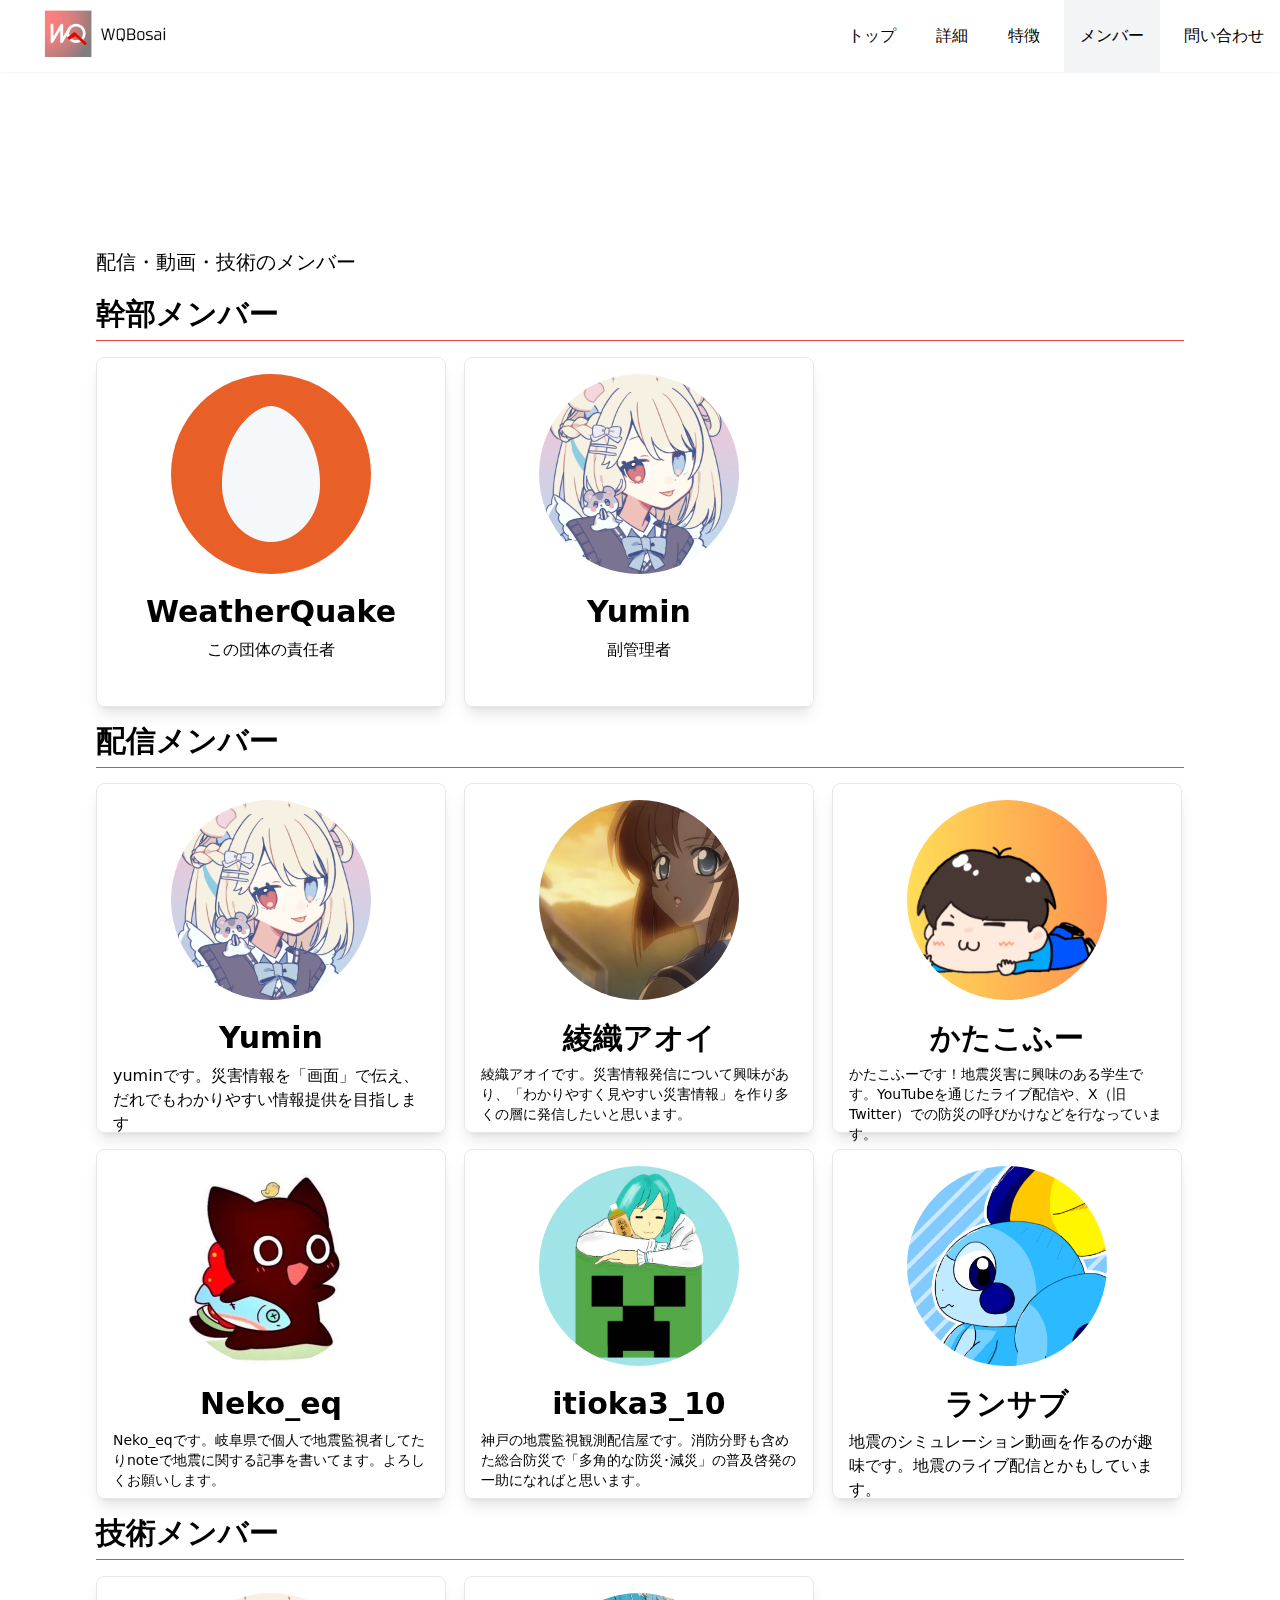
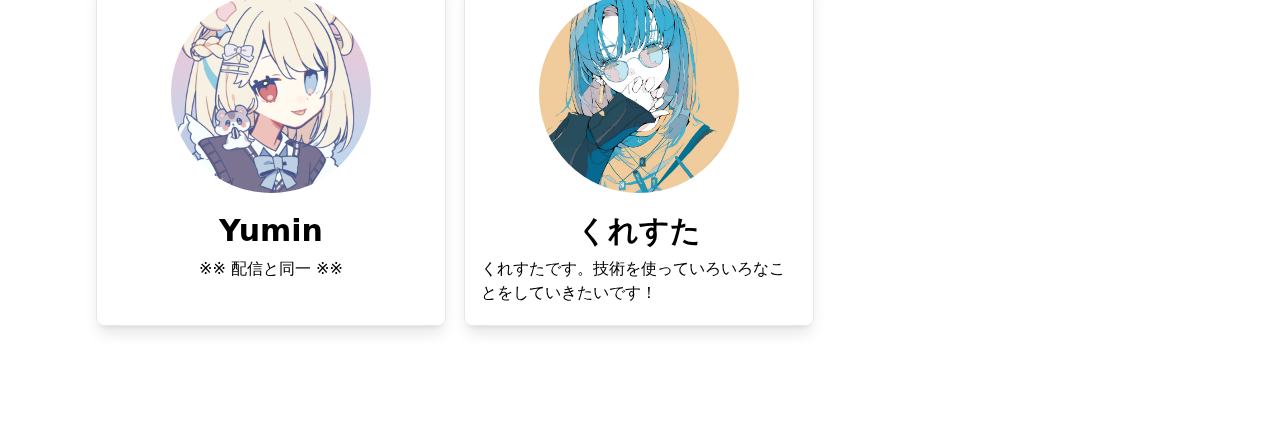
<file: index.html>
<!DOCTYPE html>
<html lang="en">
    <head>
        <meta charset="UTF-8">
        <meta name="viewport" content="width=device-width, initial-scale=1.0">
        <title> WQBosai | Member </title>
        <link href="./output.css" rel="stylesheet"> 
        <script type="text/javascript" src="/js/navbar.js"></script>
    </head>
    <body>
        <header class="flex flex-row min-w-full h-[4.5rem] justify-between shadow-sm w-full">
            <div class="flex ">
                <a href="./index.html">
                    <img src="/images/head-logo.png" alt="WQBosai" class="h-full">
                </a>
            </div>
            <div class="flex-row hidden sm:flex gap-2">
                <a href="./index.html" class="flex items-center px-4 h-full hover:bg-gray-100">トップ</a>
                <a href="./about.html" class="flex items-center px-4 h-full hover:bg-gray-100">詳細</a>
                <a href="./member.html" class="flex items-center px-4 h-full hover:bg-gray-100">特徴</a>
                <a href="#" class="flex items-center px-4 h-full bg-gray-100">メンバー</a>
                <a href="./contact.html" class="flex items-center px-4 h-full hover:bg-gray-100">問い合わせ</a>
            </div>
            <div class="flex-row sm:hidden flex gap-2 items-center">
                <button class="navbtn h-[60px] w-[60px] p-[12px] items-center"> 三 </button>
            </div>
        </header>
        <div class="sm:hidden sidemenu fixed top-[4.5rem] left-0 w-full h-full bg-white z-[99] flex flex-col nav-close transition-all duration-300 ease-in-out">
            <a class="navcolum w-full text-center py-4 border-t border-gray-100 text-xl" href="./index.html">
                トップ
            </a>
            <a class="navcolum w-full text-center py-4 border-t border-gray-100 text-xl" href="./about.html">
                詳細
            </a>
            <a class="navcolum w-full text-center py-4 border-t border-gray-100 text-xl" href="./about.html">
                特徴
            </a>
            <a class="navcolum w-full text-center py-4 border-t border-gray-100 text-xl bg-gray-100" href="#">
                メンバー
            </a>
            <a class="navcolum w-full text-center py-4 border-t border-b border-gray-100 text-xl" href="./contact.html">
                問い合わせ
            </a>
        </div>
        <div class="flex flex-col w-full min-h-svh p-6 sm:p-12 lg:p-24 transform-gpu transition-all">
            <div class="text-4xl font-bold bg-clip-text animate-text py-5 transform-gpu text-transparent bg-animate-text">Members</div>
            <p class="text-xl"> 配信・動画・技術のメンバー </p>
            <div class="w-full min-h-full flex flex-col gap-4 mt-5">
                <div class="flex flex-col w-full gap-4">
                    <h1 class="text-3xl font-semibold"> 幹部メンバー </h1>
                    <div class="h-[0.5px] bg-red-500 w-full -mt-2"></div>
                    <div class="grid grid-automodify gap-4">
                        <div class="flex flex-col w-full sm:w-[350px] rounded-lg shadow-lg border border-gray-200 p-4 h-[350px] justify-center items-center gap-4">
                            <div class="w-[200px] h-[200px] rounded-full object-cover bg-center" style="background-image: url(/images/icons/wq.png); background-size: 100%; "></div>  
                            <div class="w-full h-[100px] flex flex-col gap-2  items-center">
                                <div class="w-full h-[40px] p-1 text-center text-3xl items-center font-semibold  rounded-lg"> WeatherQuake </div>
                                <div class="w-full rounded-lg text-center"> この団体の責任者 </div>
                            </div>
                        </div>
                        <div class="flex flex-col w-full sm:w-[350px] rounded-lg shadow-lg border border-gray-200 p-4 h-[350px] justify-center items-center gap-4">
                            <div class="w-[200px] h-[200px] rounded-full object-cover bg-center" style="background-image: url(/images/icons/yumi_nyan.webp); background-size: 100%; "></div>  
                            <div class="w-full h-[100px] flex flex-col gap-2  items-center">
                                <div class="w-full h-[40px] p-1 text-center text-3xl items-center font-semibold  rounded-lg"> Yumin </div>
                                <div class="w-full rounded-lg text-center"> 副管理者 </div>
                            </div>
                        </div>
                    </div>
                </div>
                <div class="flex flex-col w-full gap-4">
                    <h1 class="text-3xl font-semibold"> 配信メンバー </h1>
                    <div class="h-[0.5px] bg-red-500 w-full -mt-2"></div>
                    <div class="grid grid-automodify gap-4">
                        <div class="flex flex-col w-full sm:w-[350px] rounded-lg shadow-lg border border-gray-200 p-4 h-[350px] justify-center items-center gap-4">
                            <div class="w-[200px] h-[200px] rounded-full object-cover bg-center" style="background-image: url(/images/icons/yumi_nyan.webp); background-size: 100%; "></div>  
                            <div class="w-full h-[100px] flex flex-col gap-2  items-center">
                                <div class="w-full h-[40px] p-1 text-center text-3xl items-center font-semibold  rounded-lg"> Yumin </div>
                                <div class="w-full rounded-lg"> yuminです。災害情報を「画面」で伝え、だれでもわかりやすい情報提供を目指します</div>
                            </div>
                        </div>
                        <div class="flex flex-col w-full sm:w-[350px] rounded-lg shadow-lg border border-gray-200 p-4 h-[350px] justify-center items-center gap-4">
                            <div class="w-[200px] h-[200px] rounded-full object-cover bg-center" style="background-image: url(/images/icons/aoi.webp); background-size: 100%; "></div>  
                            <div class="w-full h-[100px] flex flex-col gap-2  items-center">
                                <div class="w-full h-[40px] p-1 text-center text-3xl items-center font-semibold  rounded-lg"> 綾織アオイ </div>
                                <div class="w-full rounded-lg text-sm"> 綾織アオイです。災害情報発信について興味があり、「わかりやすく見やすい災害情報」を作り多くの層に発信したいと思います。</div>
                            </div>
                        </div>
                        <div class="flex flex-col w-full sm:w-[350px] rounded-lg shadow-lg border border-gray-200 p-4 h-[350px] justify-center items-center gap-4">
                            <div class="w-[200px] h-[200px] rounded-full object-cover bg-center" style="background-image: url(/images/icons/katakofu.webp); background-size: 100%; "></div>  
                            <div class="w-full h-[100px] flex flex-col gap-2  items-center">
                                <div class="w-full h-[40px] p-1 text-center text-3xl items-center font-semibold  rounded-lg"> かたこふー </div>
                                <div class="w-full rounded-lg text-sm"> かたこふーです！地震災害に興味のある学生です。YouTubeを通じたライブ配信や、X（旧Twitter）での防災の呼びかけなどを行なっています。 </div>
                            </div>
                        </div>
                        <div class="flex flex-col w-full sm:w-[350px] rounded-lg shadow-lg border border-gray-200 p-4 h-[350px] justify-center items-center gap-4">
                            <div class="w-[200px] h-[200px] rounded-full object-cover bg-center" style="background-image: url(/images/icons/nekoeq.webp); background-size: 100%; "></div>  
                            <div class="w-full h-[100px] flex flex-col gap-2  items-center">
                                <div class="w-full h-[40px] p-1 text-center text-3xl items-center font-semibold  rounded-lg"> Neko_eq </div>
                                <div class="w-full rounded-lg text-sm"> Neko_eqです。岐阜県で個人で地震監視者してたりnoteで地震に関する記事を書いてます。よろしくお願いします。</div>
                            </div>
                        </div>
                        <div class="flex flex-col w-full sm:w-[350px] rounded-lg shadow-lg border border-gray-200 p-4 h-[350px] justify-center items-center gap-4">
                            <div class="w-[200px] h-[200px] rounded-full object-cover bg-center" style="background-image: url(/images/icons/ichioka.webp); background-size: 100%; "></div>  
                            <div class="w-full h-[100px] flex flex-col gap-2  items-center">
                                <div class="w-full h-[40px] p-1 text-center text-3xl items-center font-semibold  rounded-lg"> itioka3_10 </div>
                                <div class="w-full rounded-lg text-sm"> 神戸の地震監視観測配信屋です。消防分野も含めた総合防災で「多角的な防災･減災」の普及啓発の一助になればと思います。</div>
                            </div>
                        </div>
                        <div class="flex flex-col w-full sm:w-[350px] rounded-lg shadow-lg border border-gray-200 p-4 h-[350px] justify-center items-center gap-4">
                            <div class="w-[200px] h-[200px] rounded-full object-cover bg-center" style="background-image: url(/images/icons/ransub.webp); background-size: 100%; "></div>  
                            <div class="w-full h-[100px] flex flex-col gap-2  items-center">
                                <div class="w-full h-[40px] p-1 text-center text-3xl items-center font-semibold  rounded-lg"> ランサブ </div>
                                <div class="w-full rounded-lg"> 地震のシミュレーション動画を作るのが趣味です。地震のライブ配信とかもしています。</div>
                            </div>
                        </div>
                    </div>
                </div>
                <div class="flex flex-col w-full gap-4">
                    <h1 class="text-3xl font-semibold"> 技術メンバー </h1>
                    <div class="h-[0.5px] bg-red-500 w-full -mt-2"></div>
                    <div class="grid grid-automodify gap-4">
                        <div class="flex flex-col w-full sm:w-[350px] rounded-lg shadow-lg border border-gray-200 p-4 h-[350px] justify-center items-center gap-4">
                            <div class="w-[200px] h-[200px] rounded-full object-cover bg-center" style="background-image: url(/images/icons/yumi_nyan.webp); background-size: 100%; "></div>  
                            <div class="w-full h-[100px] flex flex-col gap-2  items-center">
                                <div class="w-full h-[40px] p-1 text-center text-3xl items-center font-semibold  rounded-lg"> Yumin </div>
                                <div class="w-full rounded-lg text-center"> ※※ 配信と同一 ※※</div>
                            </div>
                        </div>
                        <div class="flex flex-col w-full sm:w-[350px] rounded-lg shadow-lg border border-gray-200 p-4 h-[350px] justify-center items-center gap-4">
                            <div class="w-[200px] h-[200px] rounded-full object-cover bg-center" style="background-image: url(/images/icons/kuresuta.jpg); background-size: 100%; "></div>  
                            <div class="w-full h-[100px] flex flex-col gap-2  items-center">
                                <div class="w-full h-[40px] p-1 text-center text-3xl items-center font-semibold  rounded-lg"> くれすた </div>
                                <div class="w-full rounded-lg"> くれすたです。技術を使っていろいろなことをしていきたいです！</div>
                            </div>
                        </div>
                    </div>
                </div>
            </div>
        </div>
    </body>
</html>
</file>
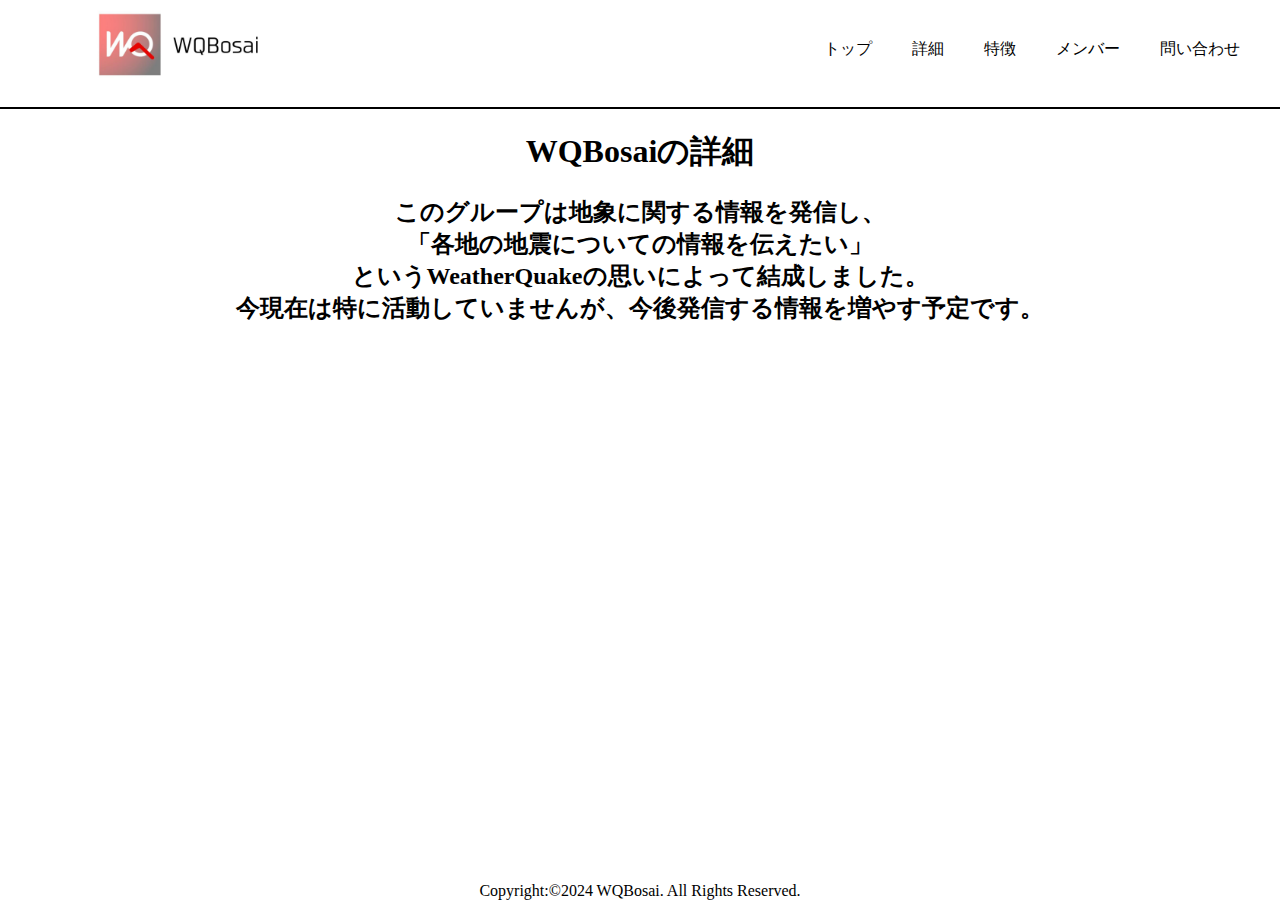
<file: about.html>
<!DOCTYPE html>
<html lang="ja">
<head>
    <meta charset="UTF-8">
    <meta name="viewport" content="width=device-width, initial-scale=1.0">
    <title>WQBosai|詳細</title>
    <link rel="stylesheet" href="styles/style.css">
    <link rel="stylesheet" href="styles/header.css">
    <link rel="icon" href="img/logo.png">

    <meta property="og:url" content="https://www.wqg.news" />
    <meta property="og:type" content="website" />
    <meta property="og:title" content="WQBosai" />
    <meta property="og:description" content="詳細" />
    <meta property="og:site_name" content="WQBosai公式サイト" />
    <meta property="og:image" content="https://www.wqg.news/img/logo.png" />
    <meta name="twitter:card" content="summary" />
    <meta name="twitter:site" content="@WQBosai" />
</head>
<body>
    <header>
        <div class="header">
            <a href="index.html">
                <img src="img/head-logo.png" width="285" height="95">
            </a>
            <nav class="header-nav">
                <ul>
                    <li>
                        <a href="index.html">トップ</a>
                    </li>
                    <li>
                        <a href="about.html">詳細</a>
                    </li>
                    <li>
                        <a href="feature.html">特徴</a>
                    </li>
					<li>
						<a href="member.html">メンバー</a>
					</li>
					<li>
						<a href="contact.html">問い合わせ</a>
					</li>
                </ul>
            </nav>
        </div>
    </header>
	<div class="sp-header">
		<div class="header_contents">
			<a href="index.html">
				<img src="img/head-logo.png" width="285" height="95">
			</a>
			<div class="responsive_btn">
			  <div class="menu_line"></div>
			  <div class="menu_line"></div>
			  <div class="menu_line"></div>
			</div>
			<nav class="header_nav">
			  <ul class="header_nav_lists">
                <li>
                    <a href="index.html">トップ</a>
                </li>
                <li>
                    <a href="about.html">詳細</a>
                </li>
                <li>
                    <a href="feature.html">特徴</a>
                </li>
                <li>
                    <a href="member/index.html">メンバー</a>
                </li>
                <li>
                    <a href="contact.html">問い合わせ</a>
                </li>
			  </ul>
			</nav>
		</div>
    </div>
    <hr color="#000000">
    <div style="text-align: center;">
        <h1>WQBosaiの詳細</h1>
        <h2>このグループは<br class="none">地象に関する情報を発信し、<br><span class="block inb">「</span>各地の地震についての情報を伝えたい<span class="block inb">」</span><br>という<a href="https://x.com/weatherQuake/" target="_blank">WeatherQuake</a>の<br class="none">思いによって結成しました。<br>今現在は特に活動していませんが、<br class="none">今後発信する情報を増やす予定です。</h2>
    </div>
    <footer>
        Copyright:&copy;2024 <a href="index.html">WQBosai</a>. All Rights Reserved.
    </footer>
    <script src="script.js"></script>
</body>
</html>
</file>
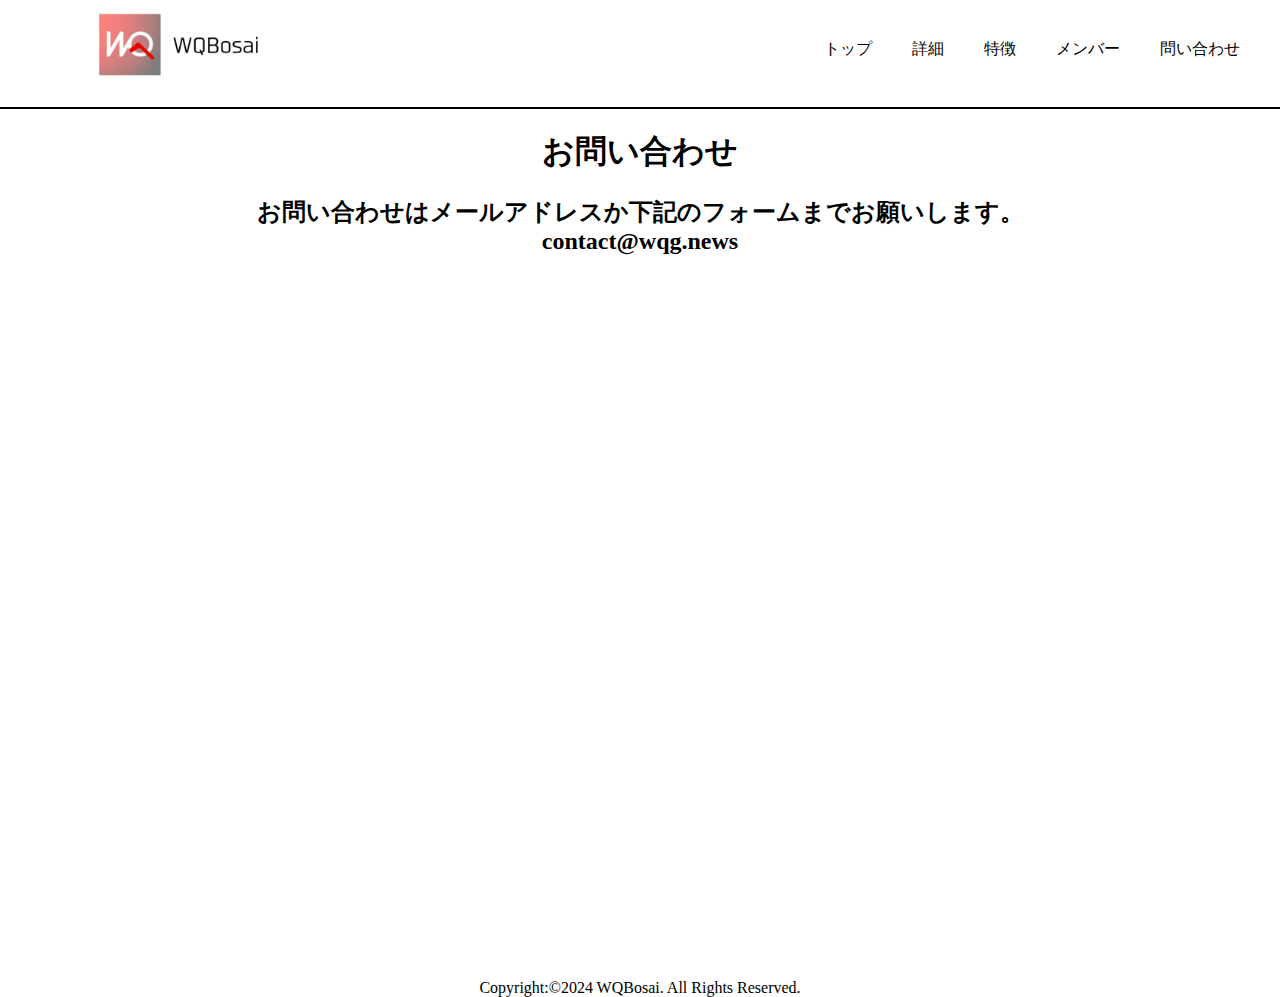
<file: contact.html>
<!DOCTYPE html>
<html lang="ja">
<head>
    <meta charset="UTF-8">
    <meta name="viewport" content="width=device-width, initial-scale=1.0">
    <title>WQBosai|問い合わせ</title>
    <link rel="stylesheet" href="styles/style.css">
    <link rel="stylesheet" href="styles/header.css">
    <link rel="icon" href="img/logo.png">

    <meta property="og:url" content="https://www.wqg.news" />
    <meta property="og:type" content="website" />
    <meta property="og:title" content="WQBosai" />
    <meta property="og:description" content="問い合わせ" />
    <meta property="og:site_name" content="WQBosai公式サイト" />
    <meta property="og:image" content="https://wqg.news/img/logo.png" />
    <meta name="twitter:card" content="summary" />
    <meta name="twitter:site" content="@WQBosai" />
</head>
<body>
    <header>
        <div class="header">
            <a href="index.html">
                <img src="img/head-logo.png" width="285" height="95">
            </a>
            <nav class="header-nav">
                <ul>
                    <li>
                        <a href="index.html">トップ</a>
                    </li>
                    <li>
                        <a href="about.html">詳細</a>
                    </li>
                    <li>
                        <a href="feature.html">特徴</a>
                    </li>
					<li>
						<a href="member.html">メンバー</a>
					</li>
					<li>
						<a href="contact.html">問い合わせ</a>
					</li>
                </ul>
            </nav>
        </div>
    </header>
	<div class="sp-header">
		<div class="header_contents">
			<a href="index.html">
				<img src="img/head-logo.png" width="285" height="95">
			</a>
			<div class="responsive_btn">
			  <div class="menu_line"></div>
			  <div class="menu_line"></div>
			  <div class="menu_line"></div>
			</div>
			<nav class="header_nav">
			  <ul class="header_nav_lists">
                <li>
                    <a href="index.html">トップ</a>
                </li>
                <li>
                    <a href="about.html">詳細</a>
                </li>
                <li>
                    <a href="feature.html">特徴</a>
                </li>
                <li>
                    <a href="member/index.html">メンバー</a>
                </li>
                <li>
                    <a href="contact.html">問い合わせ</a>
                </li>
			  </ul>
			</nav>
		</div>
    </div>
    <hr color="#000000">
    <div style="text-align: center;">
        <h1>お問い合わせ</h1>
        <h2>お問い合わせは<a href="mailto:contact@wqg.news" target="_blank">メールアドレス</a>か下記の<a href="">フォーム</a>までお願いします。<br><a href="mailto:contact@wqg.news" target="_blank">contact@wqg.news</a></h2>
        <iframe src="https://docs.google.com/forms/d/e/1FAIpQLSfD6zfLUbJjwD_5lk_N1h9S4aBsYAbpVNBUHwfeMY0yWtN-aA/viewform?embedded=true" width="640" height="700" frameborder="0" marginheight="0" marginwidth="0">読み込んでいます…</iframe>
    </div>
        <p class="footer">Copyright:&copy;2024 <a href="index.html">WQBosai</a>. All Rights Reserved.</p>
    <script src="script.js"></script>
</body>
</html>
</file>
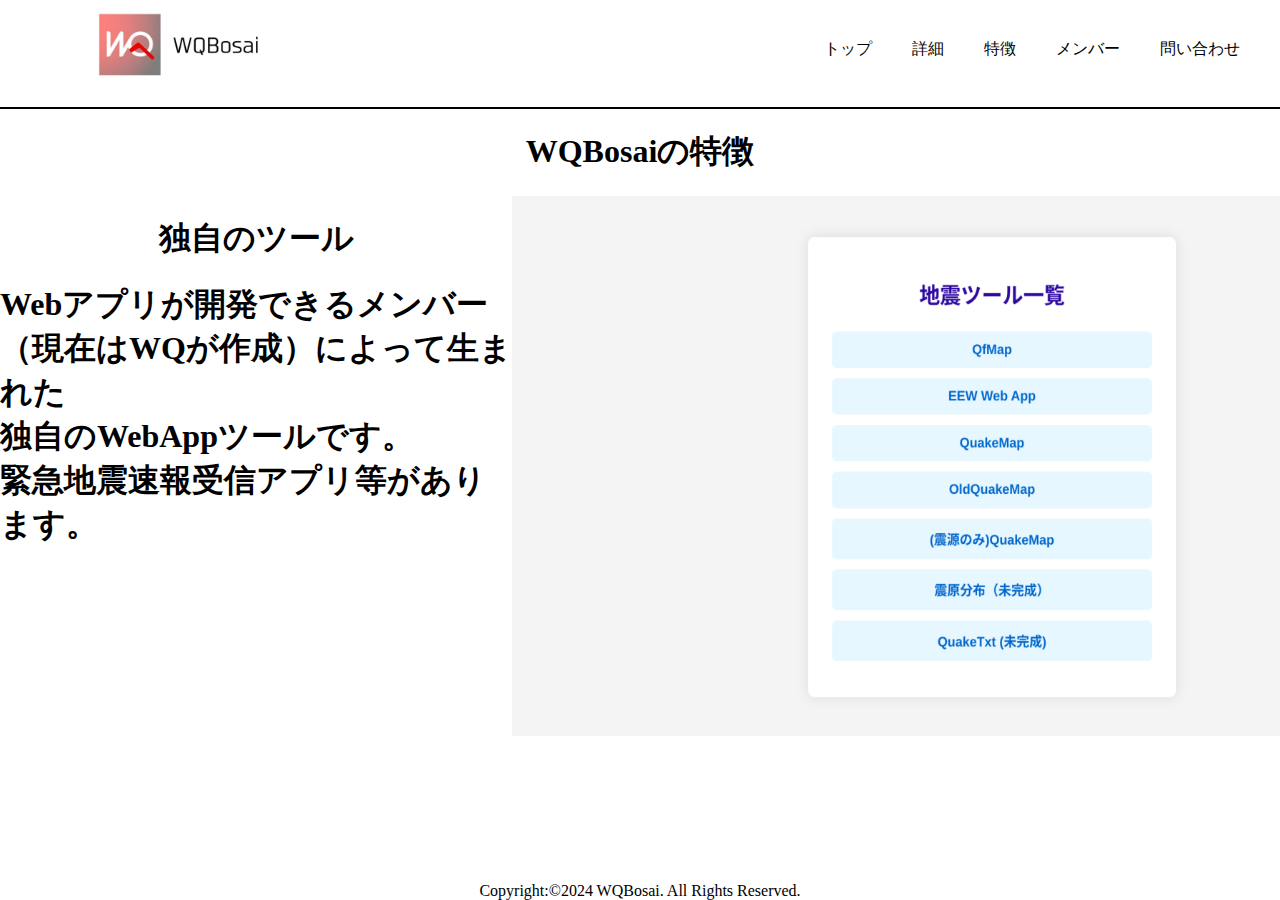
<file: feature.html>
<!DOCTYPE html>
<html lang="ja">
<head>
    <meta charset="UTF-8">
    <meta name="viewport" content="width=device-width, initial-scale=1.0">
    <title>WQBosai|特徴</title>
    <link rel="stylesheet" href="styles/style.css">
    <link rel="stylesheet" href="styles/header.css">
    <link rel="icon" href="img/logo.png">

    <meta property="og:url" content="https://www.wqg.news" />
    <meta property="og:type" content="website" />
    <meta property="og:title" content="WQBosai" />
    <meta property="og:description" content="特徴" />
    <meta property="og:site_name" content="WQBosai公式サイト" />
    <meta property="og:image" content="https://wqg.news/img/logo.png" />
    <meta name="twitter:card" content="summary" />
    <meta name="twitter:site" content="@WQBosai" />
</head>
<body>
    <header>
        <div class="header">
            <a href="index.html">
                <img src="img/head-logo.png" width="285" height="95">
            </a>
            <nav class="header-nav">
                <ul>
                    <li>
                        <a href="index.html">トップ</a>
                    </li>
                    <li>
                        <a href="about.html">詳細</a>
                    </li>
                    <li>
                        <a href="feature.html">特徴</a>
                    </li>
					<li>
						<a href="member/index.html">メンバー</a>
					</li>
					<li>
						<a href="contact.html">問い合わせ</a>
					</li>
                </ul>
            </nav>
        </div>
    </header>
	<div class="sp-header">
		<div class="header_contents">
			<a href="index.html">
				<img src="img/head-logo.png" width="285" height="95">
			</a>
			<div class="responsive_btn">
			  <div class="menu_line"></div>
			  <div class="menu_line"></div>
			  <div class="menu_line"></div>
			</div>
			<nav class="header_nav">
			  <ul class="header_nav_lists">
                <li>
                    <a href="index.html">トップ</a>
                </li>
                <li>
                    <a href="about.html">詳細</a>
                </li>
                <li>
                    <a href="feature.html">特徴</a>
                </li>
                <li>
                    <a href="member/index.html">メンバー</a>
                </li>
                <li>
                    <a href="contact.html">問い合わせ</a>
                </li>
			  </ul>
			</nav>
		</div>
    </div>
    <hr color="#000000">
    <div class="main">
        <h1 style="text-align: center;">WQBosaiの特徴</h1>
        <div class="tool">
            <div>
                <h1 style="text-align: center;">独自のツール</h1>
                <h1>Webアプリが開発できるメンバー<br>（現在はWQが作成）によって生まれた<br>独自のWebAppツールです。<br>緊急地震速報受信アプリ等があります。</h1>
            </div>
            <div>
                <img src="img/QuakeTool.png" width="960" height="540">
            </div>
        </div>
    </div>
    <footer>
        Copyright:&copy;2024 <a href="index.html">WQBosai</a>. All Rights Reserved.
    </footer>
    <script src="script.js"></script>
</body>
</html>
</file>
<file: styles/style.css>
body,html{
    width: 100%;
    height: 100%;
    margin: 0;
    padding: 0;
}
header{
    background-color: #ffffff;
    width: 100%;
    margin: 0;
    padding: 0 40px;
    box-sizing: border-box;
}
a{
    text-decoration: none;
    color: #000000;
}
a:hover {
    text-decoration: underline; 
}
.header{
    margin: 0;
    display: flex;
    align-items: center;
}
.header-nav {
    margin-left: auto;
}
header ul{
    display: flex;
}
header li {
    list-style-type: none;
}
header li + li {
    margin-left: 40px;
}
.sp-header{
    display: none;
    width: 100%;
    background-color: #ffffff;
}
.btn{
    background-color: #00ffff;
    padding: 8px 16px;
    text-align: center;
}
.notice{
    width: 80%;
    margin: 0 auto;
}
ul{
	padding: 0;
	list-style: none;
}
#page_top{
    width: 50px;
    height: 50px;
    position: fixed;
    right: 0;
    bottom: 0;
    background: #ffffff;
    opacity: 0.6;
    border-radius: 50%;
  }
  #page_top a{
    position: relative;
    display: block;
    width: 50px;
    height: 50px;
    text-decoration: none;
  }
  #page_top a::before{
    font-family: 'Font Awesome 5 Free';
    font-weight: 900;
    content: '\f106';
    font-size: 25px;
    color: #000000;
    position: absolute;
    width: 25px;
    height: 25px;
    top: -5px;
    bottom: 0;
    right: 0;
    left: 0;
    margin: auto;
    text-align: center;
  }
.none{
    display: none;
}
.block{
    display: block;
}
.inb{
    display: inline-block;
}
.tool{
    display: flex;
    margin: 0 auto;
}
.tool div{
    width: 60%;
    margin: 0 auto;
}
footer{
    position: absolute;
    bottom: 0;
    width: 100%;
    background-color: #ffffff;
    text-align: center;
    margin: 0;
}
.footer{
    width: 100%;
    background-color: #ffffff;
    text-align: center;
    margin: 0;
}
@media (max-width:430px){
    .header,.block,.tool img{
        display: none;
    }
    .sp-header,.none,.tool{
        display: block;
    }
    .sp-header{
        width: 100%;
        background-color: #ffffff;
    }
    .notice h1{
        text-align: center;
    }
    .tool div{
        width: 100%;
        margin: 0 auto;
    }
    iframe{
        width: 100%;
        height: 1000px;
    }
}
</file>
<file: styles/header.css>
.header_bg {
    background: #323232;
    width: 100%;
    height: 80px;
  }
  
  .header_contents {
    width: 100%;
    max-width: 1024px;
    height: 100%;
    margin: 0 auto;
    display: flex;
    justify-content: space-between;
    align-items: center;
  }
  
  .header_contents h1 {
    font-size: 22px;
    margin: 0 0 0 40px;
  }
  
  .header_nav_lists {
    display: flex;
  }
  
  .header_nav_lists li {
    margin: 0 40px 0 0;
  }
  
  .nav_link {
    font-size: 18px;
  }
  
  /* Responsive menu button */
  .responsive_btn {
    display: none;
    flex-direction: column;
    align-items: center;
    justify-content: center;
    width: 32px;
    height: 32px;
    margin: 0 40px 0 0;
    cursor: pointer;
    position: relative;
    z-index: 9999;
  }
  
  .menu_line {
    background: #000000;
    border-radius: 5px;
    width: 100%;
    height: 5px;
    margin: 4px 0;
  }
  
  /* Responsive style */
  @media screen and (max-width: 768px) {
    .responsive_btn {
      display: flex;
    }
  
    .header_bg {
      position: relative;
    }
  
    .header_nav {
      display: fixed;
      background: #ffffff;
      width: 100%;
      height: 100vh;
      padding: 80px 0 0 0;
      position: fixed;
      top: 0;
      right: -100%;
      transition: .5s;
      z-index: 9998;
    }
  
    .header_nav_lists {
      display: block;
      text-align: center;
    }
  
    .header_nav_lists li {
      margin: 0 0 40px;
      text-align: center;
    }
  
    .nav_link {
      font-size: 20px;
    }
  }
  
  /* js function "menuToggle" starting only */
  .menu_active {
    right: 0;
  }
</file>
<file: output.css>
/*
! tailwindcss v3.4.10 | MIT License | https://tailwindcss.com
*/

/*
1. Prevent padding and border from affecting element width. (https://github.com/mozdevs/cssremedy/issues/4)
2. Allow adding a border to an element by just adding a border-width. (https://github.com/tailwindcss/tailwindcss/pull/116)
*/

*,
::before,
::after {
  box-sizing: border-box;
  /* 1 */
  border-width: 0;
  /* 2 */
  border-style: solid;
  /* 2 */
  border-color: #e5e7eb;
  /* 2 */
}

::before,
::after {
  --tw-content: '';
}

/*
1. Use a consistent sensible line-height in all browsers.
2. Prevent adjustments of font size after orientation changes in iOS.
3. Use a more readable tab size.
4. Use the user's configured `sans` font-family by default.
5. Use the user's configured `sans` font-feature-settings by default.
6. Use the user's configured `sans` font-variation-settings by default.
7. Disable tap highlights on iOS
*/

html,
:host {
  line-height: 1.5;
  /* 1 */
  -webkit-text-size-adjust: 100%;
  /* 2 */
  -moz-tab-size: 4;
  /* 3 */
  -o-tab-size: 4;
     tab-size: 4;
  /* 3 */
  font-family: ui-sans-serif, system-ui, sans-serif, "Apple Color Emoji", "Segoe UI Emoji", "Segoe UI Symbol", "Noto Color Emoji";
  /* 4 */
  font-feature-settings: normal;
  /* 5 */
  font-variation-settings: normal;
  /* 6 */
  -webkit-tap-highlight-color: transparent;
  /* 7 */
}

/*
1. Remove the margin in all browsers.
2. Inherit line-height from `html` so users can set them as a class directly on the `html` element.
*/

body {
  margin: 0;
  /* 1 */
  line-height: inherit;
  /* 2 */
}

/*
1. Add the correct height in Firefox.
2. Correct the inheritance of border color in Firefox. (https://bugzilla.mozilla.org/show_bug.cgi?id=190655)
3. Ensure horizontal rules are visible by default.
*/

hr {
  height: 0;
  /* 1 */
  color: inherit;
  /* 2 */
  border-top-width: 1px;
  /* 3 */
}

/*
Add the correct text decoration in Chrome, Edge, and Safari.
*/

abbr:where([title]) {
  -webkit-text-decoration: underline dotted;
          text-decoration: underline dotted;
}

/*
Remove the default font size and weight for headings.
*/

h1,
h2,
h3,
h4,
h5,
h6 {
  font-size: inherit;
  font-weight: inherit;
}

/*
Reset links to optimize for opt-in styling instead of opt-out.
*/

a {
  color: inherit;
  text-decoration: inherit;
}

/*
Add the correct font weight in Edge and Safari.
*/

b,
strong {
  font-weight: bolder;
}

/*
1. Use the user's configured `mono` font-family by default.
2. Use the user's configured `mono` font-feature-settings by default.
3. Use the user's configured `mono` font-variation-settings by default.
4. Correct the odd `em` font sizing in all browsers.
*/

code,
kbd,
samp,
pre {
  font-family: ui-monospace, SFMono-Regular, Menlo, Monaco, Consolas, "Liberation Mono", "Courier New", monospace;
  /* 1 */
  font-feature-settings: normal;
  /* 2 */
  font-variation-settings: normal;
  /* 3 */
  font-size: 1em;
  /* 4 */
}

/*
Add the correct font size in all browsers.
*/

small {
  font-size: 80%;
}

/*
Prevent `sub` and `sup` elements from affecting the line height in all browsers.
*/

sub,
sup {
  font-size: 75%;
  line-height: 0;
  position: relative;
  vertical-align: baseline;
}

sub {
  bottom: -0.25em;
}

sup {
  top: -0.5em;
}

/*
1. Remove text indentation from table contents in Chrome and Safari. (https://bugs.chromium.org/p/chromium/issues/detail?id=999088, https://bugs.webkit.org/show_bug.cgi?id=201297)
2. Correct table border color inheritance in all Chrome and Safari. (https://bugs.chromium.org/p/chromium/issues/detail?id=935729, https://bugs.webkit.org/show_bug.cgi?id=195016)
3. Remove gaps between table borders by default.
*/

table {
  text-indent: 0;
  /* 1 */
  border-color: inherit;
  /* 2 */
  border-collapse: collapse;
  /* 3 */
}

/*
1. Change the font styles in all browsers.
2. Remove the margin in Firefox and Safari.
3. Remove default padding in all browsers.
*/

button,
input,
optgroup,
select,
textarea {
  font-family: inherit;
  /* 1 */
  font-feature-settings: inherit;
  /* 1 */
  font-variation-settings: inherit;
  /* 1 */
  font-size: 100%;
  /* 1 */
  font-weight: inherit;
  /* 1 */
  line-height: inherit;
  /* 1 */
  letter-spacing: inherit;
  /* 1 */
  color: inherit;
  /* 1 */
  margin: 0;
  /* 2 */
  padding: 0;
  /* 3 */
}

/*
Remove the inheritance of text transform in Edge and Firefox.
*/

button,
select {
  text-transform: none;
}

/*
1. Correct the inability to style clickable types in iOS and Safari.
2. Remove default button styles.
*/

button,
input:where([type='button']),
input:where([type='reset']),
input:where([type='submit']) {
  -webkit-appearance: button;
  /* 1 */
  background-color: transparent;
  /* 2 */
  background-image: none;
  /* 2 */
}

/*
Use the modern Firefox focus style for all focusable elements.
*/

:-moz-focusring {
  outline: auto;
}

/*
Remove the additional `:invalid` styles in Firefox. (https://github.com/mozilla/gecko-dev/blob/2f9eacd9d3d995c937b4251a5557d95d494c9be1/layout/style/res/forms.css#L728-L737)
*/

:-moz-ui-invalid {
  box-shadow: none;
}

/*
Add the correct vertical alignment in Chrome and Firefox.
*/

progress {
  vertical-align: baseline;
}

/*
Correct the cursor style of increment and decrement buttons in Safari.
*/

::-webkit-inner-spin-button,
::-webkit-outer-spin-button {
  height: auto;
}

/*
1. Correct the odd appearance in Chrome and Safari.
2. Correct the outline style in Safari.
*/

[type='search'] {
  -webkit-appearance: textfield;
  /* 1 */
  outline-offset: -2px;
  /* 2 */
}

/*
Remove the inner padding in Chrome and Safari on macOS.
*/

::-webkit-search-decoration {
  -webkit-appearance: none;
}

/*
1. Correct the inability to style clickable types in iOS and Safari.
2. Change font properties to `inherit` in Safari.
*/

::-webkit-file-upload-button {
  -webkit-appearance: button;
  /* 1 */
  font: inherit;
  /* 2 */
}

/*
Add the correct display in Chrome and Safari.
*/

summary {
  display: list-item;
}

/*
Removes the default spacing and border for appropriate elements.
*/

blockquote,
dl,
dd,
h1,
h2,
h3,
h4,
h5,
h6,
hr,
figure,
p,
pre {
  margin: 0;
}

fieldset {
  margin: 0;
  padding: 0;
}

legend {
  padding: 0;
}

ol,
ul,
menu {
  list-style: none;
  margin: 0;
  padding: 0;
}

/*
Reset default styling for dialogs.
*/

dialog {
  padding: 0;
}

/*
Prevent resizing textareas horizontally by default.
*/

textarea {
  resize: vertical;
}

/*
1. Reset the default placeholder opacity in Firefox. (https://github.com/tailwindlabs/tailwindcss/issues/3300)
2. Set the default placeholder color to the user's configured gray 400 color.
*/

input::-moz-placeholder, textarea::-moz-placeholder {
  opacity: 1;
  /* 1 */
  color: #9ca3af;
  /* 2 */
}

input::placeholder,
textarea::placeholder {
  opacity: 1;
  /* 1 */
  color: #9ca3af;
  /* 2 */
}

/*
Set the default cursor for buttons.
*/

button,
[role="button"] {
  cursor: pointer;
}

/*
Make sure disabled buttons don't get the pointer cursor.
*/

:disabled {
  cursor: default;
}

/*
1. Make replaced elements `display: block` by default. (https://github.com/mozdevs/cssremedy/issues/14)
2. Add `vertical-align: middle` to align replaced elements more sensibly by default. (https://github.com/jensimmons/cssremedy/issues/14#issuecomment-634934210)
   This can trigger a poorly considered lint error in some tools but is included by design.
*/

img,
svg,
video,
canvas,
audio,
iframe,
embed,
object {
  display: block;
  /* 1 */
  vertical-align: middle;
  /* 2 */
}

/*
Constrain images and videos to the parent width and preserve their intrinsic aspect ratio. (https://github.com/mozdevs/cssremedy/issues/14)
*/

img,
video {
  max-width: 100%;
  height: auto;
}

/* Make elements with the HTML hidden attribute stay hidden by default */

[hidden] {
  display: none;
}

*, ::before, ::after {
  --tw-border-spacing-x: 0;
  --tw-border-spacing-y: 0;
  --tw-translate-x: 0;
  --tw-translate-y: 0;
  --tw-rotate: 0;
  --tw-skew-x: 0;
  --tw-skew-y: 0;
  --tw-scale-x: 1;
  --tw-scale-y: 1;
  --tw-pan-x:  ;
  --tw-pan-y:  ;
  --tw-pinch-zoom:  ;
  --tw-scroll-snap-strictness: proximity;
  --tw-gradient-from-position:  ;
  --tw-gradient-via-position:  ;
  --tw-gradient-to-position:  ;
  --tw-ordinal:  ;
  --tw-slashed-zero:  ;
  --tw-numeric-figure:  ;
  --tw-numeric-spacing:  ;
  --tw-numeric-fraction:  ;
  --tw-ring-inset:  ;
  --tw-ring-offset-width: 0px;
  --tw-ring-offset-color: #fff;
  --tw-ring-color: rgb(59 130 246 / 0.5);
  --tw-ring-offset-shadow: 0 0 #0000;
  --tw-ring-shadow: 0 0 #0000;
  --tw-shadow: 0 0 #0000;
  --tw-shadow-colored: 0 0 #0000;
  --tw-blur:  ;
  --tw-brightness:  ;
  --tw-contrast:  ;
  --tw-grayscale:  ;
  --tw-hue-rotate:  ;
  --tw-invert:  ;
  --tw-saturate:  ;
  --tw-sepia:  ;
  --tw-drop-shadow:  ;
  --tw-backdrop-blur:  ;
  --tw-backdrop-brightness:  ;
  --tw-backdrop-contrast:  ;
  --tw-backdrop-grayscale:  ;
  --tw-backdrop-hue-rotate:  ;
  --tw-backdrop-invert:  ;
  --tw-backdrop-opacity:  ;
  --tw-backdrop-saturate:  ;
  --tw-backdrop-sepia:  ;
  --tw-contain-size:  ;
  --tw-contain-layout:  ;
  --tw-contain-paint:  ;
  --tw-contain-style:  ;
}

::backdrop {
  --tw-border-spacing-x: 0;
  --tw-border-spacing-y: 0;
  --tw-translate-x: 0;
  --tw-translate-y: 0;
  --tw-rotate: 0;
  --tw-skew-x: 0;
  --tw-skew-y: 0;
  --tw-scale-x: 1;
  --tw-scale-y: 1;
  --tw-pan-x:  ;
  --tw-pan-y:  ;
  --tw-pinch-zoom:  ;
  --tw-scroll-snap-strictness: proximity;
  --tw-gradient-from-position:  ;
  --tw-gradient-via-position:  ;
  --tw-gradient-to-position:  ;
  --tw-ordinal:  ;
  --tw-slashed-zero:  ;
  --tw-numeric-figure:  ;
  --tw-numeric-spacing:  ;
  --tw-numeric-fraction:  ;
  --tw-ring-inset:  ;
  --tw-ring-offset-width: 0px;
  --tw-ring-offset-color: #fff;
  --tw-ring-color: rgb(59 130 246 / 0.5);
  --tw-ring-offset-shadow: 0 0 #0000;
  --tw-ring-shadow: 0 0 #0000;
  --tw-shadow: 0 0 #0000;
  --tw-shadow-colored: 0 0 #0000;
  --tw-blur:  ;
  --tw-brightness:  ;
  --tw-contrast:  ;
  --tw-grayscale:  ;
  --tw-hue-rotate:  ;
  --tw-invert:  ;
  --tw-saturate:  ;
  --tw-sepia:  ;
  --tw-drop-shadow:  ;
  --tw-backdrop-blur:  ;
  --tw-backdrop-brightness:  ;
  --tw-backdrop-contrast:  ;
  --tw-backdrop-grayscale:  ;
  --tw-backdrop-hue-rotate:  ;
  --tw-backdrop-invert:  ;
  --tw-backdrop-opacity:  ;
  --tw-backdrop-saturate:  ;
  --tw-backdrop-sepia:  ;
  --tw-contain-size:  ;
  --tw-contain-layout:  ;
  --tw-contain-paint:  ;
  --tw-contain-style:  ;
}

.fixed {
  position: fixed;
}

.absolute {
  position: absolute;
}

.relative {
  position: relative;
}

.left-0 {
  left: 0px;
}

.top-\[4\.5rem\] {
  top: 4.5rem;
}

.top-0 {
  top: 0px;
}

.right-0 {
  right: 0px;
}

.z-\[99\] {
  z-index: 99;
}

.z-\[9999\] {
  z-index: 9999;
}

.-mt-2 {
  margin-top: -0.5rem;
}

.mt-5 {
  margin-top: 1.25rem;
}

.ml-4 {
  margin-left: 1rem;
}

.mt-4 {
  margin-top: 1rem;
}

.flex {
  display: flex;
}

.grid {
  display: grid;
}

.hidden {
  display: none;
}

.h-\[0\.5px\] {
  height: 0.5px;
}

.h-\[100px\] {
  height: 100px;
}

.h-\[200px\] {
  height: 200px;
}

.h-\[350px\] {
  height: 350px;
}

.h-\[4\.5rem\] {
  height: 4.5rem;
}

.h-\[40px\] {
  height: 40px;
}

.h-\[60px\] {
  height: 60px;
}

.h-full {
  height: 100%;
}

.h-\[80\%\] {
  height: 80%;
}

.h-\[30px\] {
  height: 30px;
}

.h-\[50px\] {
  height: 50px;
}

.h-10 {
  height: 2.5rem;
}

.min-h-full {
  min-height: 100%;
}

.min-h-svh {
  min-height: 100svh;
}

.min-h-screen {
  min-height: 100vh;
}

.w-\[200px\] {
  width: 200px;
}

.w-\[60px\] {
  width: 60px;
}

.w-full {
  width: 100%;
}

.w-\[100px\] {
  width: 100px;
}

.w-\[80\%\] {
  width: 80%;
}

.w-\[30px\] {
  width: 30px;
}

.w-\[40px\] {
  width: 40px;
}

.w-\[50px\] {
  width: 50px;
}

.w-10 {
  width: 2.5rem;
}

.min-w-full {
  min-width: 100%;
}

.transform {
  transform: translate(var(--tw-translate-x), var(--tw-translate-y)) rotate(var(--tw-rotate)) skewX(var(--tw-skew-x)) skewY(var(--tw-skew-y)) scaleX(var(--tw-scale-x)) scaleY(var(--tw-scale-y));
}

.transform-gpu {
  transform: translate3d(var(--tw-translate-x), var(--tw-translate-y), 0) rotate(var(--tw-rotate)) skewX(var(--tw-skew-x)) skewY(var(--tw-skew-y)) scaleX(var(--tw-scale-x)) scaleY(var(--tw-scale-y));
}

.cursor-pointer {
  cursor: pointer;
}

.flex-row {
  flex-direction: row;
}

.flex-col {
  flex-direction: column;
}

.items-center {
  align-items: center;
}

.justify-end {
  justify-content: flex-end;
}

.justify-center {
  justify-content: center;
}

.justify-between {
  justify-content: space-between;
}

.gap-2 {
  gap: 0.5rem;
}

.gap-4 {
  gap: 1rem;
}

.rounded-full {
  border-radius: 9999px;
}

.rounded-lg {
  border-radius: 0.5rem;
}

.rounded-2xl {
  border-radius: 1rem;
}

.border {
  border-width: 1px;
}

.border-b {
  border-bottom-width: 1px;
}

.border-t {
  border-top-width: 1px;
}

.border-gray-100 {
  --tw-border-opacity: 1;
  border-color: rgb(243 244 246 / var(--tw-border-opacity));
}

.border-gray-200 {
  --tw-border-opacity: 1;
  border-color: rgb(229 231 235 / var(--tw-border-opacity));
}

.bg-gray-100 {
  --tw-bg-opacity: 1;
  background-color: rgb(243 244 246 / var(--tw-bg-opacity));
}

.bg-red-500 {
  --tw-bg-opacity: 1;
  background-color: rgb(239 68 68 / var(--tw-bg-opacity));
}

.bg-white {
  --tw-bg-opacity: 1;
  background-color: rgb(255 255 255 / var(--tw-bg-opacity));
}

.bg-black {
  --tw-bg-opacity: 1;
  background-color: rgb(0 0 0 / var(--tw-bg-opacity));
}

.bg-opacity-100 {
  --tw-bg-opacity: 1;
}

.bg-opacity-70 {
  --tw-bg-opacity: 0.7;
}

.bg-clip-text {
  -webkit-background-clip: text;
          background-clip: text;
}

.bg-center {
  background-position: center;
}

.object-cover {
  -o-object-fit: cover;
     object-fit: cover;
}

.p-1 {
  padding: 0.25rem;
}

.p-4 {
  padding: 1rem;
}

.p-6 {
  padding: 1.5rem;
}

.p-\[12px\] {
  padding: 12px;
}

.p-2 {
  padding: 0.5rem;
}

.px-4 {
  padding-left: 1rem;
  padding-right: 1rem;
}

.py-4 {
  padding-top: 1rem;
  padding-bottom: 1rem;
}

.py-5 {
  padding-top: 1.25rem;
  padding-bottom: 1.25rem;
}

.text-center {
  text-align: center;
}

.text-3xl {
  font-size: 1.875rem;
  line-height: 2.25rem;
}

.text-4xl {
  font-size: 2.25rem;
  line-height: 2.5rem;
}

.text-sm {
  font-size: 0.875rem;
  line-height: 1.25rem;
}

.text-xl {
  font-size: 1.25rem;
  line-height: 1.75rem;
}

.text-2xl {
  font-size: 1.5rem;
  line-height: 2rem;
}

.text-lg {
  font-size: 1.125rem;
  line-height: 1.75rem;
}

.font-bold {
  font-weight: 700;
}

.font-semibold {
  font-weight: 600;
}

.text-transparent {
  color: transparent;
}

.opacity-70 {
  opacity: 0.7;
}

.opacity-100 {
  opacity: 1;
}

.opacity-0 {
  opacity: 0;
}

.shadow-lg {
  --tw-shadow: 0 10px 15px -3px rgb(0 0 0 / 0.1), 0 4px 6px -4px rgb(0 0 0 / 0.1);
  --tw-shadow-colored: 0 10px 15px -3px var(--tw-shadow-color), 0 4px 6px -4px var(--tw-shadow-color);
  box-shadow: var(--tw-ring-offset-shadow, 0 0 #0000), var(--tw-ring-shadow, 0 0 #0000), var(--tw-shadow);
}

.shadow-sm {
  --tw-shadow: 0 1px 2px 0 rgb(0 0 0 / 0.05);
  --tw-shadow-colored: 0 1px 2px 0 var(--tw-shadow-color);
  box-shadow: var(--tw-ring-offset-shadow, 0 0 #0000), var(--tw-ring-shadow, 0 0 #0000), var(--tw-shadow);
}

.transition-all {
  transition-property: all;
  transition-timing-function: cubic-bezier(0.4, 0, 0.2, 1);
  transition-duration: 150ms;
}

.transition-transform {
  transition-property: transform;
  transition-timing-function: cubic-bezier(0.4, 0, 0.2, 1);
  transition-duration: 150ms;
}

.duration-300 {
  transition-duration: 300ms;
}

.duration-150 {
  transition-duration: 150ms;
}

.duration-200 {
  transition-duration: 200ms;
}

.ease-in-out {
  transition-timing-function: cubic-bezier(0.4, 0, 0.2, 1);
}

.bg-animate-text {
  color: transparent;
  background-image: linear-gradient(90deg, transparent, transparent 50%, black 50%, black);
  -webkit-background-clip: text;
  background-clip: text;
  background-size: 200% 100%;
}

.animate-text {
  animation : paint-text 2s cubic-bezier(0.25, 1, 0.5, 1) 0.5s both
}

@keyframes paint-text {
  from {
    background-position-x: 0%;
  }

  to {
    background-position-x: 100%;
  }
}

.grid-automodify {
  grid-template-columns : repeat(auto-fill, minmax(350px, 1fr));
}

.nav-open {
  transform: translateX(0);
}

.nav-close {
  transform: translateX(-100%);
}

.hover\:scale-110:hover {
  --tw-scale-x: 1.1;
  --tw-scale-y: 1.1;
  transform: translate(var(--tw-translate-x), var(--tw-translate-y)) rotate(var(--tw-rotate)) skewX(var(--tw-skew-x)) skewY(var(--tw-skew-y)) scaleX(var(--tw-scale-x)) scaleY(var(--tw-scale-y));
}

.hover\:bg-gray-100:hover {
  --tw-bg-opacity: 1;
  background-color: rgb(243 244 246 / var(--tw-bg-opacity));
}

.hover\:bg-gray-200:hover {
  --tw-bg-opacity: 1;
  background-color: rgb(229 231 235 / var(--tw-bg-opacity));
}

@media (min-width: 640px) {
  .sm\:flex {
    display: flex;
  }

  .sm\:hidden {
    display: none;
  }

  .sm\:w-\[350px\] {
    width: 350px;
  }

  .sm\:p-12 {
    padding: 3rem;
  }
}

@media (min-width: 1024px) {
  .lg\:h-\[80\%\] {
    height: 80%;
  }

  .lg\:w-\[80\%\] {
    width: 80%;
  }

  .lg\:w-\[800px\] {
    width: 800px;
  }

  .lg\:p-24 {
    padding: 6rem;
  }
}
</file>
